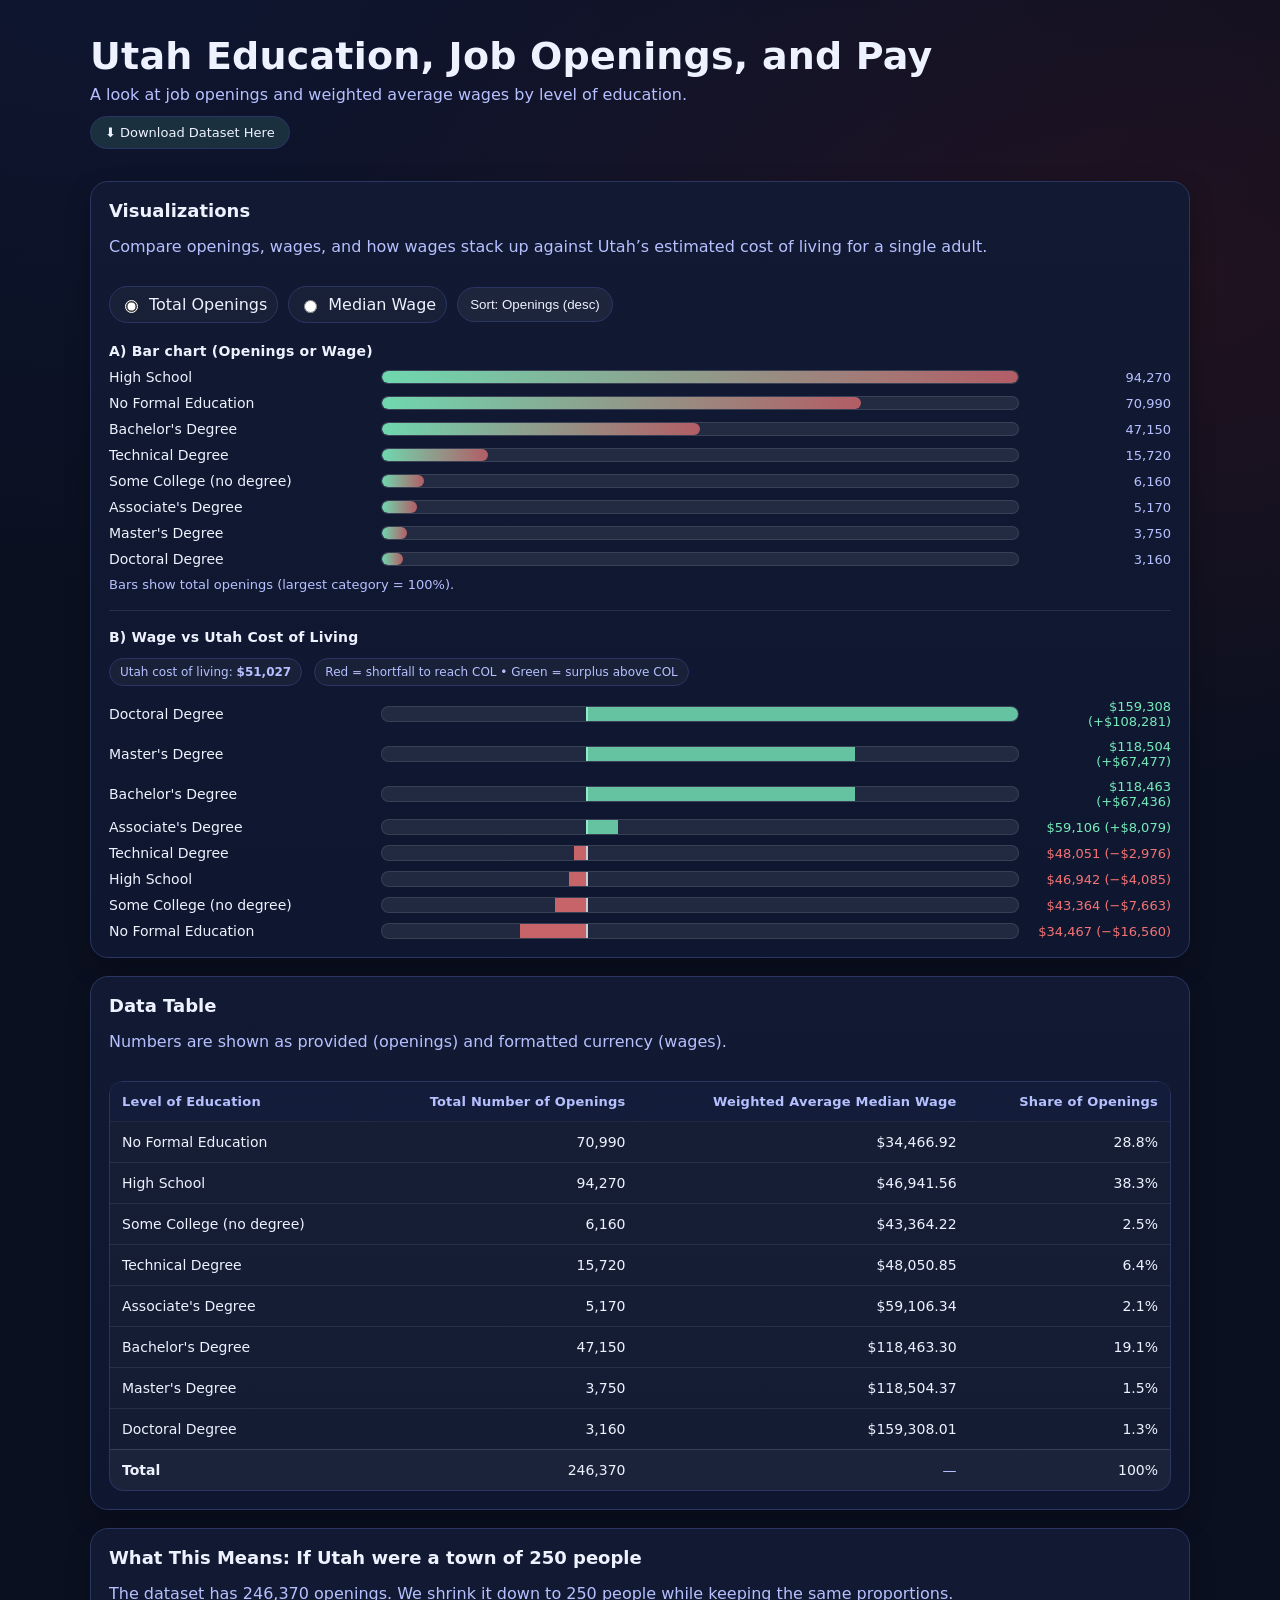
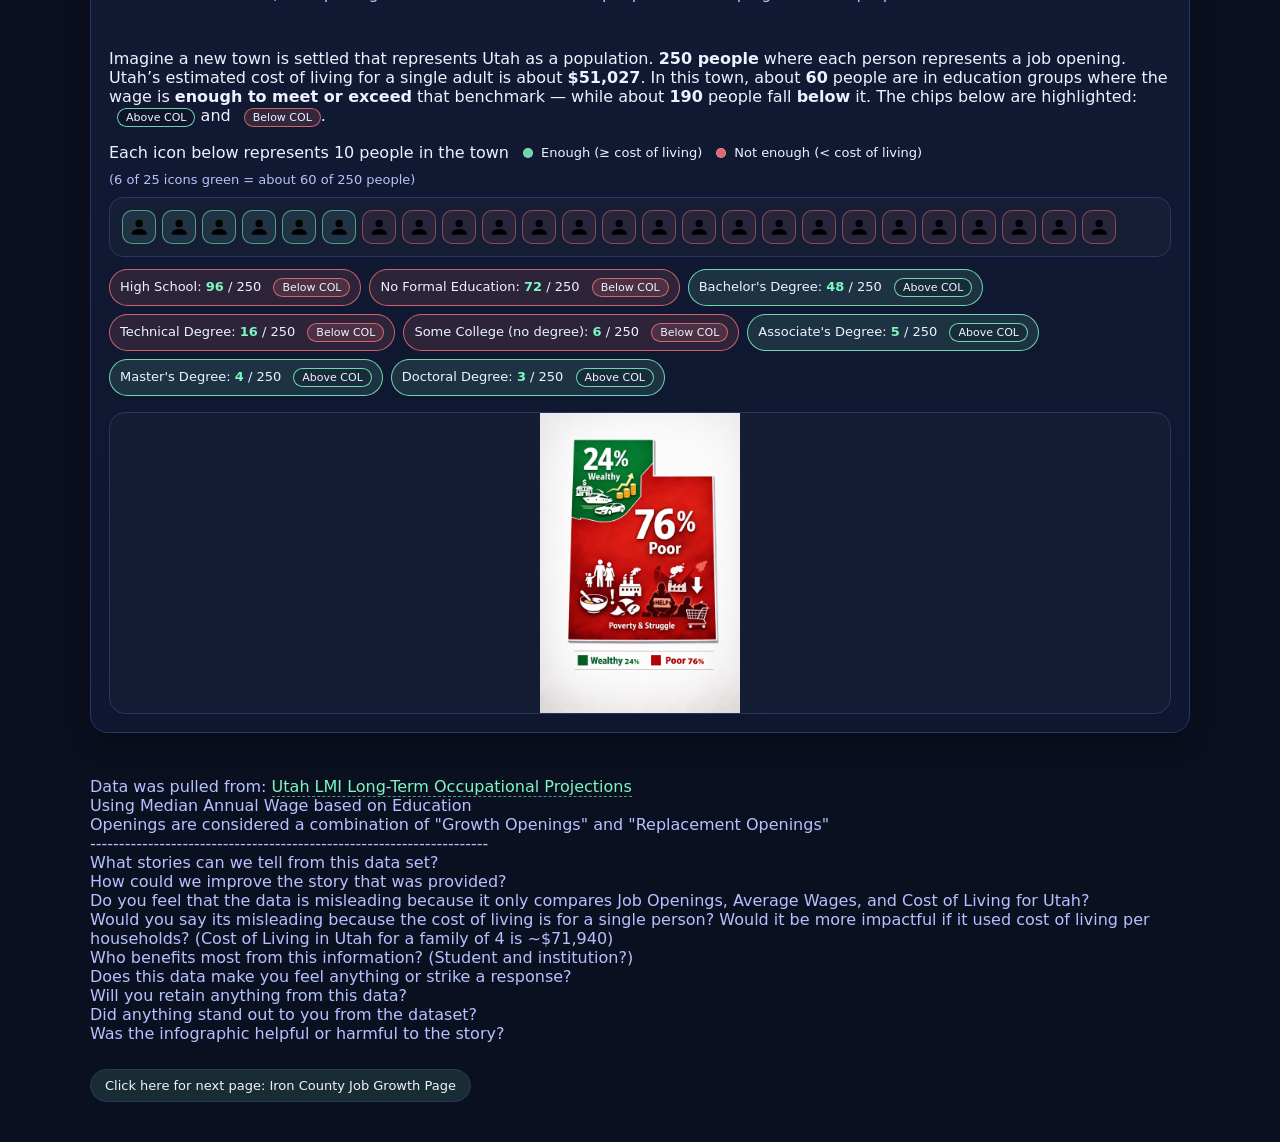
<file: index.html>
<!--index.html-->
<!doctype html>
<html lang="en">
<head>
  <meta charset="UTF-8" />
  <meta name="viewport" content="width=device-width, initial-scale=1.0"/>
  <title>Education, Openings, and Wages</title>
  <link rel="stylesheet" href="styles.css">
</head>
<body>
  <header class="wrap">
    <h1>Utah Education, Job Openings, and Pay</h1>
    <p class="sub">
      A look at job openings and weighted average wages by level of education.
    </p>

  <a href="Education Wage.csv" download class="download-pill">
    ⬇ Download Dataset Here
  </a>
</header>

<main class="wrap">
  <section class="card">
    <div class="card-head row">
      <div>
        <h2>Visualizations</h2>
        <p class="muted">
          Compare openings, wages, and how wages stack up against Utah’s estimated cost of living for a single adult.
        </p>
      </div>
      <div class="controls">
        <label class="seg">
          <input type="radio" name="metric" value="openings" checked>
          <span>Total Openings</span>
        </label>
        <label class="seg">
          <input type="radio" name="metric" value="wage">
          <span>Median Wage</span>
        </label>
        <button id="sortBtn" class="btn" type="button" title="Toggle sort">
          Sort: Openings (desc)
        </button>
      </div>
    </div>

    <div class="card-body">
      <h3 class="minihead">A) Bar chart (Openings or Wage)</h3>
      <div id="chart" class="chart" role="img" aria-label="Bar chart"></div>
      <p class="note" id="chartNote"></p>

      <hr class="sep">

      <h3 class="minihead">B) Wage vs Utah Cost of Living</h3>
      <p class="muted small" id="colNote"></p>
      <div id="wageColChart" class="chart" role="img" aria-label="Wage vs cost of living chart"></div>
    </div>
  </section>

  <section class="card">
    <div class="card-head">
      <h2>Data Table</h2>
      <p class="muted">Numbers are shown as provided (openings) and formatted currency (wages).</p>
    </div>
    <div class="card-body">
      <div class="table-wrap">
        <table id="dataTable">
          <thead>
            <tr>
              <th>Level of Education</th>
              <th class="num">Total Number of Openings</th>
              <th class="num">Weighted Average Median Wage</th>
              <th class="num">Share of Openings</th>
            </tr>
          </thead>
          <tbody></tbody>
          <tfoot>
            <tr>
              <td><strong>Total</strong></td>
              <td class="num" id="totalOpeningsFoot"></td>
              <td class="num muted">—</td>
              <td class="num" id="totalShareFoot">100%</td>
            </tr>
          </tfoot>
        </table>
      </div>
    </div>
  </section>

  <section class="card" id="storyCard">
    <div class="card-head">
      <h2>What This Means: If Utah were a town of 250 people</h2>
      <p class="muted">
        The dataset has <span id="totalOpenings"></span> openings. We shrink it down to 250 people while keeping the same proportions.
      </p>
    </div>
    <div class="card-body">
      <p id="storyText"></p>

      <div class="legend">
        <span>Each icon below represents 10 people in the town</span>
        <span class="legend-item"><span class="dot ok"></span> Enough (≥ cost of living)</span>
        <span class="legend-item"><span class="dot no"></span> Not enough (&lt; cost of living)</span>
        <span class="legend-item muted" id="iconSummary"></span>
      </div>

      <div id="peopleGrid" class="people-grid" aria-label="25 people icons: affordability snapshot"></div>

      <div id="storyChips" class="chips" aria-label="Town of 250 breakdown"></div>

      <div class="story-image">
        <img src="image.png" alt="Education and wage infographic">
      </div>
    </div>
  </section>

  <footer class="wrap footer">
    <p class="muted">
      Data was pulled from:
      <a href="https://public.tableau.com/app/profile/utah.lmi/viz/LongTermOccupationalProjections_2/QuickFacts" target="_blank" rel="noopener noreferrer">
        Utah LMI Long-Term Occupational Projections
      </a><br>
      Using Median Annual Wage based on Education<br>
      Openings are considered a combination of "Growth Openings" and "Replacement Openings"<br>
      ---------------------------------------------------------------------<br>
      What stories can we tell from this data set?<br>
      How could we improve the story that was provided?<br>
      Do you feel that the data is misleading because it only compares Job Openings, Average Wages, and Cost of Living for Utah?<br>
      Would you say its misleading because the cost of living is for a single person? Would it be more impactful if it used cost of living per households? (Cost of Living in Utah for a family of 4 is ~$71,940)<br>
      Who benefits most from this information? (Student and institution?)<br>
      Does this data make you feel anything or strike a response?<br>
      Will you retain anything from this data?<br>
      Did anything stand out to you from the dataset?<br>
      Was the infographic helpful or harmful to the story?
    </p>
  </footer>

  <a href="jobgrowth.html" class="download-pill">
  Click here for next page: Iron County Job Growth Page
</a>
</main>

  <script src="script.js"></script>
</body>
</html>
</file>
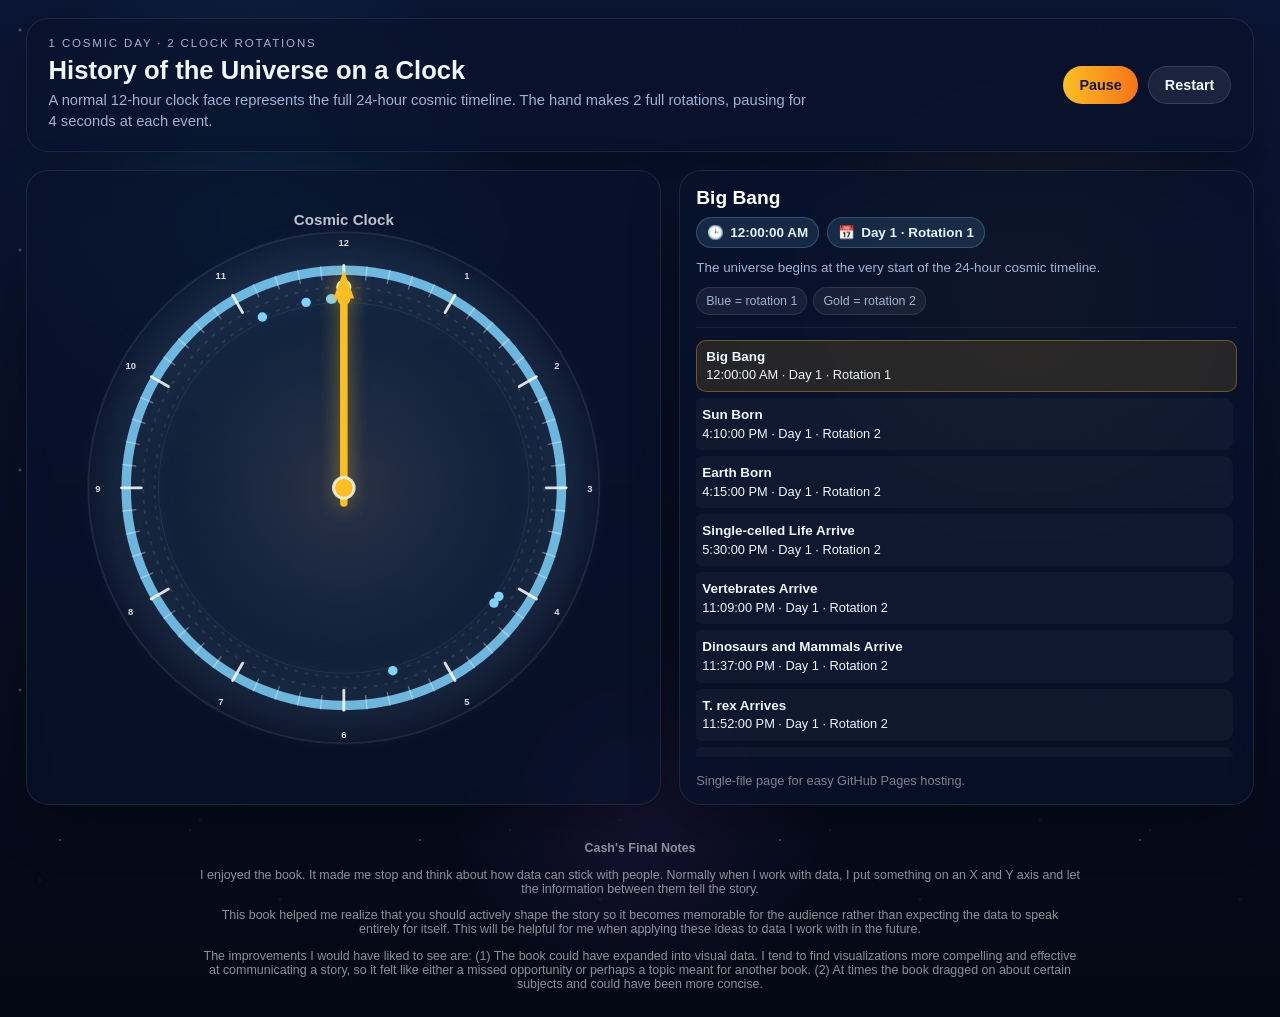
<file: cosmicclock.html>
<!DOCTYPE html>
<html lang="en">
<head>
  <meta charset="UTF-8" />
  <meta name="viewport" content="width=device-width, initial-scale=1.0" />
  <title>Cosmic Clock</title>
  <style>
    :root {
      --bg1: #040814;
      --bg2: #0b1636;
      --ring: #7dd3fc;
      --accent: #fbbf24;
      --accent-2: #f97316;
      --text: #eef6ff;
      --muted: #9fb4d0;
      --card: rgba(9, 18, 43, 0.74);
      --glow: rgba(125, 211, 252, 0.42);
      --lap1: rgba(96,165,250,0.78);
      --lap2: rgba(251,191,36,0.84);
    }

    * { box-sizing: border-box; }

    body {
      margin: 0;
      min-height: 100vh;
      font-family: Arial, Helvetica, sans-serif;
      color: var(--text);
      background:
        radial-gradient(circle at 20% 20%, rgba(56, 189, 248, 0.14), transparent 20%),
        radial-gradient(circle at 80% 30%, rgba(251, 191, 36, 0.10), transparent 20%),
        radial-gradient(circle at 50% 80%, rgba(168, 85, 247, 0.10), transparent 18%),
        linear-gradient(180deg, var(--bg2), var(--bg1));
      overflow-x: hidden;
    }

    .stars,
    .stars::before,
    .stars::after {
      position: fixed;
      inset: 0;
      content: "";
      background-repeat: repeat;
      pointer-events: none;
    }

    .stars {
      background-image:
        radial-gradient(2px 2px at 20px 30px, #ffffff, transparent),
        radial-gradient(1.5px 1.5px at 120px 80px, #dbeafe, transparent),
        radial-gradient(1.8px 1.8px at 240px 140px, #fde68a, transparent),
        radial-gradient(1.3px 1.3px at 340px 40px, #ffffff, transparent),
        radial-gradient(1.6px 1.6px at 60px 180px, #ffffff, transparent);
      background-size: 360px 220px;
      opacity: 0.45;
      animation: drift 80s linear infinite;
    }

    .stars::before {
      background-image:
        radial-gradient(1.5px 1.5px at 80px 40px, #ffffff, transparent),
        radial-gradient(1.2px 1.2px at 190px 110px, #bfdbfe, transparent),
        radial-gradient(1.8px 1.8px at 280px 180px, #fef3c7, transparent);
      background-size: 320px 240px;
      opacity: 0.38;
      animation: drift 120s linear reverse infinite;
    }

    .stars::after {
      background-image:
        radial-gradient(1.4px 1.4px at 40px 100px, #ffffff, transparent),
        radial-gradient(1.7px 1.7px at 200px 40px, #f0f9ff, transparent),
        radial-gradient(1.3px 1.3px at 310px 150px, #fde68a, transparent);
      background-size: 420px 260px;
      opacity: 0.22;
      animation: twinkle 6s ease-in-out infinite;
    }

    @keyframes drift {
      from { transform: translateY(0); }
      to { transform: translateY(-120px); }
    }

    @keyframes twinkle {
      0%, 100% { opacity: 0.18; }
      50% { opacity: 0.38; }
    }

    .page {
      width: min(96vw, 1320px);
      margin: 0 auto;
      padding: 18px 0 22px;
      position: relative;
      z-index: 1;
    }

    .panel {
      background: var(--card);
      border: 1px solid rgba(255,255,255,0.09);
      border-radius: 22px;
      box-shadow: 0 18px 50px rgba(0,0,0,0.32);
      backdrop-filter: blur(10px);
    }

    .topbar {
      display: grid;
      grid-template-columns: 1fr auto;
      gap: 20px;
      align-items: center;
      padding: 18px 22px;
      margin-bottom: 18px;
    }

    .eyebrow {
      font-size: 0.72rem;
      letter-spacing: 0.16em;
      text-transform: uppercase;
      color: var(--muted);
      margin-bottom: 8px;
    }

    h1 {
      margin: 0 0 6px;
      font-size: clamp(1.5rem, 2vw, 2.15rem);
      line-height: 1.05;
    }

    .subtitle {
      margin: 0;
      color: var(--muted);
      line-height: 1.45;
      font-size: 0.92rem;
      max-width: 760px;
    }

    .controls {
      display: flex;
      flex-wrap: wrap;
      justify-content: flex-end;
      gap: 10px;
    }

    button {
      border: 0;
      border-radius: 999px;
      padding: 10px 16px;
      font-size: 0.9rem;
      font-weight: 700;
      cursor: pointer;
      transition: transform 0.18s ease, background 0.18s ease;
    }

    button:hover {
      transform: translateY(-1px);
    }

    .primary-btn {
      background: linear-gradient(90deg, var(--accent), var(--accent-2));
      color: #111827;
    }

    .ghost-btn {
      background: rgba(255,255,255,0.08);
      color: var(--text);
      border: 1px solid rgba(255,255,255,0.12);
    }

    .content {
      display: grid;
      grid-template-columns: minmax(420px, 1.05fr) minmax(300px, 0.95fr);
      gap: 18px;
      align-items: start;
    }

    .clock-panel {
      padding: 14px;
      display: grid;
      place-items: center;
      min-height: 620px;
    }

    .info-panel {
      padding: 16px;
    }

    .event-name {
      font-size: clamp(1.15rem, 1.5vw, 1.45rem);
      font-weight: 700;
      margin: 0 0 8px;
      color: #ffffff;
    }

    .event-meta {
      display: flex;
      flex-wrap: wrap;
      gap: 8px;
      margin-bottom: 10px;
    }

    .pill {
      display: inline-flex;
      align-items: center;
      gap: 6px;
      width: fit-content;
      padding: 7px 10px;
      border-radius: 999px;
      background: rgba(125, 211, 252, 0.12);
      border: 1px solid rgba(125, 211, 252, 0.24);
      color: #dff5ff;
      font-weight: 600;
      font-size: 0.84rem;
    }

    .small {
      color: var(--muted);
      line-height: 1.45;
      font-size: 0.84rem;
    }

    .legend {
      display: flex;
      gap: 6px;
      flex-wrap: wrap;
      margin-top: 10px;
    }

    .legend-chip {
      padding: 6px 9px;
      border-radius: 999px;
      background: rgba(255,255,255,0.06);
      border: 1px solid rgba(255,255,255,0.1);
      color: var(--muted);
      font-size: 0.78rem;
    }

    .timeline {
      margin-top: 12px;
      padding-top: 12px;
      border-top: 1px solid rgba(255,255,255,0.08);
      display: grid;
      gap: 6px;
      max-height: 430px;
      overflow: auto;
    }

    .timeline-item {
      padding: 7px 9px;
      border-radius: 10px;
      background: rgba(255,255,255,0.03);
      border: 1px solid transparent;
      transition: 0.25s ease;
      font-size: 0.8rem;
      line-height: 1.3;
    }

    .timeline-item.active {
      background: rgba(251, 191, 36, 0.12);
      border-color: rgba(251, 191, 36, 0.32);
      transform: translateX(4px);
    }

    .timeline-item strong {
      display: block;
      margin-bottom: 2px;
      font-size: 0.84rem;
    }

    svg {
      width: min(100%, 760px);
      height: auto;
      display: block;
    }

    .clock-face {
      filter: drop-shadow(0 0 24px var(--glow));
    }

    .center-dot {
      fill: var(--accent);
      stroke: rgba(255,255,255,0.8);
      stroke-width: 3;
    }

    .hand {
      transform-origin: 320px 320px;
      transition: transform 1s linear;
    }

    .hand-shadow {
      filter: drop-shadow(0 0 10px rgba(251, 191, 36, 0.65));
    }

    .orbit-label {
      font-size: 16px;
      fill: rgba(255,255,255,0.74);
      font-weight: 700;
      text-anchor: middle;
    }

    .face-label {
      font-size: 10px;
      fill: rgba(255,255,255,0.84);
      font-weight: 700;
      text-anchor: middle;
    }

    .credit {
      margin-top: 16px;
      color: rgba(255,255,255,0.48);
      font-size: 0.8rem;
    }

    @media (max-width: 980px) {
      .topbar {
        grid-template-columns: 1fr;
      }

      .controls {
        justify-content: flex-start;
      }

      .content {
        grid-template-columns: 1fr;
      }

      .clock-panel {
        min-height: auto;
      }
    }
  </style>
</head>
<body>
  <div class="stars"></div>

  <main class="page">
    <section class="panel topbar">
      <div>
        <div class="eyebrow">1 cosmic day · 2 clock rotations</div>
        <h1>History of the Universe on a Clock</h1>
        <p class="subtitle">A normal 12-hour clock face represents the full 24-hour cosmic timeline. The hand makes 2 full rotations, pausing for 4 seconds at each event.</p>
      </div>

      <div class="controls">
        <button id="toggleBtn" class="primary-btn">Pause</button>
        <button id="restartBtn" class="ghost-btn">Restart</button>
      </div>
    </section>

    <section class="content">
      <section class="panel clock-panel">
        <svg viewBox="0 0 640 640" aria-label="Cosmic Clock">
          <defs>
            <radialGradient id="faceGlow" cx="50%" cy="50%" r="50%">
              <stop offset="0%" stop-color="rgba(255,255,255,0.14)" />
              <stop offset="70%" stop-color="rgba(125,211,252,0.08)" />
              <stop offset="100%" stop-color="rgba(255,255,255,0.02)" />
            </radialGradient>
          </defs>

          <circle cx="320" cy="320" r="270" fill="url(#faceGlow)" stroke="rgba(255,255,255,0.08)" stroke-width="2"></circle>
          <circle class="clock-face" cx="320" cy="320" r="230" fill="none" stroke="rgba(125,211,252,0.85)" stroke-width="10"></circle>
          <circle cx="320" cy="320" r="196" fill="none" stroke="rgba(255,255,255,0.08)" stroke-width="1"></circle>

          <g id="ticks"></g>
          <g id="labels"></g>

          <circle cx="320" cy="320" r="212" fill="none" stroke="rgba(255,255,255,0.10)" stroke-width="2" stroke-dasharray="4 7"></circle>
          <circle cx="320" cy="320" r="200" fill="none" stroke="rgba(255,255,255,0.08)" stroke-width="2" stroke-dasharray="4 7"></circle>

          <circle id="progressRing1" cx="320" cy="320" r="212" fill="none" stroke="var(--lap1)" stroke-width="4" stroke-linecap="round" transform="rotate(-90 320 320)" stroke-dasharray="1332" stroke-dashoffset="1332"></circle>
          <circle id="progressRing2" cx="320" cy="320" r="200" fill="none" stroke="var(--lap2)" stroke-width="4" stroke-linecap="round" transform="rotate(-90 320 320)" stroke-dasharray="1257" stroke-dashoffset="1257"></circle>

          <g id="eventMarkers"></g>

          <g class="hand hand-shadow" id="handGroup">
            <line x1="320" y1="336" x2="320" y2="108" stroke="#fbbf24" stroke-width="8" stroke-linecap="round"></line>
            <polygon points="320,90 309,120 331,120" fill="#fbbf24"></polygon>
          </g>

          <circle class="center-dot" cx="320" cy="320" r="11"></circle>
          <text x="320" y="42" class="orbit-label">Cosmic Clock</text>
        </svg>
      </section>

      <section class="panel info-panel">
        <h2 class="event-name" id="eventName">Loading…</h2>

        <div class="event-meta">
          <div class="pill">🕒 <span id="eventTime">12:00:00 AM</span></div>
          <div class="pill">📅 <span id="eventDay">Day 1</span></div>
        </div>

        <div class="small" id="eventDescription">
          The clock begins with the Big Bang and travels through each cosmic milestone in sequence.
        </div>

        <div class="legend">
          <div class="legend-chip">Blue = rotation 1</div>
          <div class="legend-chip">Gold = rotation 2</div>
        </div>

        <div class="timeline" id="timeline"></div>

        <div class="credit">Single-file page for easy GitHub Pages hosting.</div>
      </section>
    </section>
  </main>

<footer style="width:100%; text-align:center; padding:14px 10px; font-size:0.78rem; color:rgba(255,255,255,0.55); max-width:900px; margin:auto;">
  <strong>Cash's Final Notes</strong>
  <p>
    I enjoyed the book. It made me stop and think about how data can stick with people.
    Normally when I work with data, I put something on an X and Y axis and let the
    information between them tell the story.
  </p>
  <p>
    This book helped me realize that you should actively shape the story so it becomes
    memorable for the audience rather than expecting the data to speak entirely for itself.
    This will be helpful for me when applying these ideas to data I work with in the future.
  </p>
  <p>
    The improvements I would have liked to see are: (1) The book could have expanded into
    visual data. I tend to find visualizations more compelling and effective at communicating
    a story, so it felt like either a missed opportunity or perhaps a topic meant for another book.
    (2) At times the book dragged on about certain subjects and could have been more concise.
  </p>
</footer>

  <script>
    const events = [
      { name: "Big Bang", time: "12:00:00 AM", day: 1 },
      { name: "Sun Born", time: "4:10:00 PM", day: 1 },
      { name: "Earth Born", time: "4:15:00 PM", day: 1 },
      { name: "Single-celled Life Arrive", time: "5:30:00 PM", day: 1 },
      { name: "Vertebrates Arrive", time: "11:09:00 PM", day: 1 },
      { name: "Dinosaurs and Mammals Arrive", time: "11:37:00 PM", day: 1 },
      { name: "T. rex Arrives", time: "11:52:00 PM", day: 1 },
      { name: "Astroid Hits", time: "11:53:00 PM", day: 1 },
      { name: "Entire Human History Starts after", time: "11:59:59 PM", day: 1 },
      { name: "Current Time", time: "12:00:00 AM", day: 2 }
    ];

    const HOLD_MS = 4000;
    const TRANSITION_MS = 2200;
    const TOTAL_SECONDS = 24 * 60 * 60;
    const LAP_DEGREES = 360;
    const TOTAL_DEGREES = 720;
    const ringData = [
      { id: 'progressRing1', radius: 212, circumference: 1332 },
      { id: 'progressRing2', radius: 200, circumference: 1257 }
    ];

    const eventNameEl = document.getElementById('eventName');
    const eventTimeEl = document.getElementById('eventTime');
    const eventDayEl = document.getElementById('eventDay');
    const eventDescriptionEl = document.getElementById('eventDescription');
    const handGroup = document.getElementById('handGroup');
    const timeline = document.getElementById('timeline');
    const ticksGroup = document.getElementById('ticks');
    const labelsGroup = document.getElementById('labels');
    const eventMarkersGroup = document.getElementById('eventMarkers');
    const toggleBtn = document.getElementById('toggleBtn');
    const restartBtn = document.getElementById('restartBtn');
    const progressRings = ringData.map(ring => ({ ...ring, el: document.getElementById(ring.id) }));

    const descriptions = {
      "Big Bang": "The universe begins at the very start of the 24-hour cosmic timeline.",
      "Sun Born": "Our Sun appears during the second half of the cosmic day.",
      "Earth Born": "Earth forms shortly after the Sun on the same day.",
      "Single-celled Life Arrive": "Early life appears and dominates most of the remaining timeline.",
      "Vertebrates Arrive": "Vertebrates arrive very late in the cosmic sequence.",
      "Dinosaurs and Mammals Arrive": "Dinosaurs and mammals appear close to the end of the day.",
      "T. rex Arrives": "T. rex appears in the closing moments of cosmic history.",
      "Astroid Hits": "A major asteroid impact follows shortly after T. rex appears.",
      "Entire Human History Starts after": "Recorded human history is only a tiny sliver at the very end.",
      "Current Time": "The clock reaches the present moment, then pauses before restarting."
    };

    function toSeconds(timeString) {
      const [time, modifier] = timeString.split(' ');
      let [hours, minutes, seconds] = time.split(':').map(Number);
      if (modifier === 'AM' && hours === 12) hours = 0;
      if (modifier === 'PM' && hours !== 12) hours += 12;
      return hours * 3600 + minutes * 60 + seconds;
    }

    const mappedEvents = events.map((event, index) => {
      const dayOffset = (event.day - 1) * 86400;
      return {
        ...event,
        index,
        absoluteSeconds: dayOffset + toSeconds(event.time)
      };
    });

    let currentIndex = 0;
    let isPlaying = true;
    let runToken = 0;

    function sleep(ms) {
      return new Promise(resolve => setTimeout(resolve, ms));
    }

    function waitWhilePaused() {
      return new Promise(resolve => {
        const check = () => {
          if (isPlaying) resolve();
          else requestAnimationFrame(check);
        };
        check();
      });
    }

    async function controlledWait(ms, token) {
      let remaining = ms;
      const step = 80;
      while (remaining > 0) {
        if (token !== runToken) return false;
        if (!isPlaying) await waitWhilePaused();
        const slice = Math.min(step, remaining);
        await sleep(slice);
        remaining -= slice;
      }
      return token === runToken;
    }

    function formatDay(day) {
      return `Day ${day}`;
    }

    function secondsToDegrees(absoluteSeconds) {
      return (absoluteSeconds / TOTAL_SECONDS) * TOTAL_DEGREES;
    }

    function handRotation(totalDegrees) {
      return `rotate(${totalDegrees}deg)`;
    }

    function rotationNumber(totalDegrees) {
      return Math.min(2, Math.floor(totalDegrees / LAP_DEGREES) + 1);
    }

    function setRingProgress(ring, turnsCompleted) {
      const clamped = Math.max(0, Math.min(1, turnsCompleted));
      ring.el.style.strokeDashoffset = ring.circumference * (1 - clamped);
    }

    function updateProgressRings(totalDegrees) {
      const turns = totalDegrees / LAP_DEGREES;
      setRingProgress(progressRings[0], turns);
      setRingProgress(progressRings[1], turns - 1);
    }

    function createTicks() {
      const cx = 320;
      const cy = 320;
      for (let i = 0; i < 60; i++) {
        const angle = (i / 60) * Math.PI * 2 - Math.PI / 2;
        const isMajor = i % 5 === 0;
        const r1 = isMajor ? 214 : 221;
        const r2 = 235;
        const x1 = cx + Math.cos(angle) * r1;
        const y1 = cy + Math.sin(angle) * r1;
        const x2 = cx + Math.cos(angle) * r2;
        const y2 = cy + Math.sin(angle) * r2;
        const line = document.createElementNS('http://www.w3.org/2000/svg', 'line');
        line.setAttribute('x1', x1);
        line.setAttribute('y1', y1);
        line.setAttribute('x2', x2);
        line.setAttribute('y2', y2);
        line.setAttribute('stroke', isMajor ? 'rgba(255,255,255,0.85)' : 'rgba(255,255,255,0.35)');
        line.setAttribute('stroke-width', isMajor ? '3' : '1.5');
        line.setAttribute('stroke-linecap', 'round');
        ticksGroup.appendChild(line);
      }
    }

    function createHourLabels() {
      const cx = 320;
      const cy = 320;
      const labels = [
        { text: '12', hour: 0 },
        { text: '1', hour: 1 },
        { text: '2', hour: 2 },
        { text: '3', hour: 3 },
        { text: '4', hour: 4 },
        { text: '5', hour: 5 },
        { text: '6', hour: 6 },
        { text: '7', hour: 7 },
        { text: '8', hour: 8 },
        { text: '9', hour: 9 },
        { text: '10', hour: 10 },
        { text: '11', hour: 11 }
      ];

      labels.forEach(label => {
        const angle = (label.hour / 12) * Math.PI * 2 - Math.PI / 2;
        const r = 260;
        const x = cx + Math.cos(angle) * r;
        const y = cy + Math.sin(angle) * r + 4;
        const text = document.createElementNS('http://www.w3.org/2000/svg', 'text');
        text.setAttribute('x', x);
        text.setAttribute('y', y);
        text.setAttribute('class', 'face-label');
        text.textContent = label.text;
        labelsGroup.appendChild(text);
      });
    }

    function createEventMarkers() {
      const cx = 320;
      const cy = 320;

      mappedEvents.forEach((event, idx) => {
        const totalDegrees = secondsToDegrees(event.absoluteSeconds);
        const ringIndex = Math.min(progressRings.length - 1, Math.floor(totalDegrees / LAP_DEGREES));
        const ring = progressRings[ringIndex];
        const angle = ((totalDegrees % 360 + 360) % 360) / 360 * Math.PI * 2 - Math.PI / 2;
        const radius = ring.radius;
        const x = cx + Math.cos(angle) * radius;
        const y = cy + Math.sin(angle) * radius;

        const dot = document.createElementNS('http://www.w3.org/2000/svg', 'circle');
        dot.setAttribute('cx', x);
        dot.setAttribute('cy', y);
        dot.setAttribute('r', event.name === 'Big Bang' || event.name === 'Current Time' ? '7' : '5');
        dot.setAttribute('fill', event.name === 'Current Time' ? '#fbbf24' : '#7dd3fc');
        dot.setAttribute('opacity', '1');
        dot.setAttribute('data-index', idx);
        dot.style.pointerEvents = 'none';
        eventMarkersGroup.appendChild(dot);
      });
    }

    function renderTimeline() {
      timeline.innerHTML = mappedEvents.map((event, index) => {
        const rotation = rotationNumber(secondsToDegrees(event.absoluteSeconds));
        return `
          <div class="timeline-item ${index === 0 ? 'active' : ''}" data-index="${index}">
            <strong>${event.name}</strong>
            <span>${event.time} · Day ${event.day} · Rotation ${rotation}</span>
          </div>
        `;
      }).join('');
    }

    function setActiveEvent(index) {
      currentIndex = index;
      const event = mappedEvents[index];
      const totalDegrees = secondsToDegrees(event.absoluteSeconds);
      const rotation = rotationNumber(totalDegrees);

      handGroup.style.transform = handRotation(totalDegrees);
      updateProgressRings(totalDegrees);

      eventNameEl.textContent = event.name;
      eventTimeEl.textContent = event.time;
      eventDayEl.textContent = `${formatDay(event.day)} · Rotation ${rotation}`;
      eventDescriptionEl.textContent = descriptions[event.name] || 'A major milestone on the cosmic clock.';

      document.querySelectorAll('.timeline-item').forEach((item, itemIndex) => {
        item.classList.toggle('active', itemIndex === index);
      });

      document.querySelectorAll('#eventMarkers circle').forEach((dot, dotIndex) => {
        dot.setAttribute('stroke', dotIndex === index ? 'white' : 'none');
        dot.setAttribute('stroke-width', dotIndex === index ? '2' : '0');
      });

      const activeItem = document.querySelector(`.timeline-item[data-index="${index}"]`);
      if (activeItem) activeItem.scrollIntoView({ block: 'nearest', behavior: 'smooth' });
    }

    function moveHandTo(index, durationMs) {
      const event = mappedEvents[index];
      handGroup.style.transitionDuration = `${durationMs}ms`;
      handGroup.style.transform = handRotation(secondsToDegrees(event.absoluteSeconds));
    }

    function setButtonState() {
      toggleBtn.textContent = isPlaying ? 'Pause' : 'Resume';
    }

    async function playSequence(token) {
      setActiveEvent(currentIndex);

      while (token === runToken) {
        if (!isPlaying) {
          await waitWhilePaused();
          if (token !== runToken) return;
        }

        const nextIndex = currentIndex === mappedEvents.length - 1 ? 0 : currentIndex + 1;
        moveHandTo(nextIndex, TRANSITION_MS);
        const moved = await controlledWait(TRANSITION_MS, token);
        if (!moved) return;

        setActiveEvent(nextIndex);

        const held = await controlledWait(HOLD_MS, token);
        if (!held) return;
      }
    }

    function restartSequence() {
      runToken += 1;
      currentIndex = 0;
      handGroup.style.transitionDuration = '0ms';
      setActiveEvent(0);
      requestAnimationFrame(() => {
        requestAnimationFrame(() => {
          handGroup.style.transitionDuration = `${TRANSITION_MS}ms`;
          if (isPlaying) startWithInitialPause();
        });
      });
    }

    toggleBtn.addEventListener('click', () => {
      isPlaying = !isPlaying;
      setButtonState();
    });

    restartBtn.addEventListener('click', () => {
      isPlaying = true;
      setButtonState();
      restartSequence();
    });

    createTicks();
    createHourLabels();
    createEventMarkers();
    renderTimeline();
    setActiveEvent(0);
    setButtonState();

    handGroup.style.transitionDuration = `${TRANSITION_MS}ms`;

    async function startWithInitialPause() {
      const held = await controlledWait(HOLD_MS, runToken);
      if (held && isPlaying) playSequence(runToken);
    }

    startWithInitialPause();
  </script>
</body>
</html>
</file>
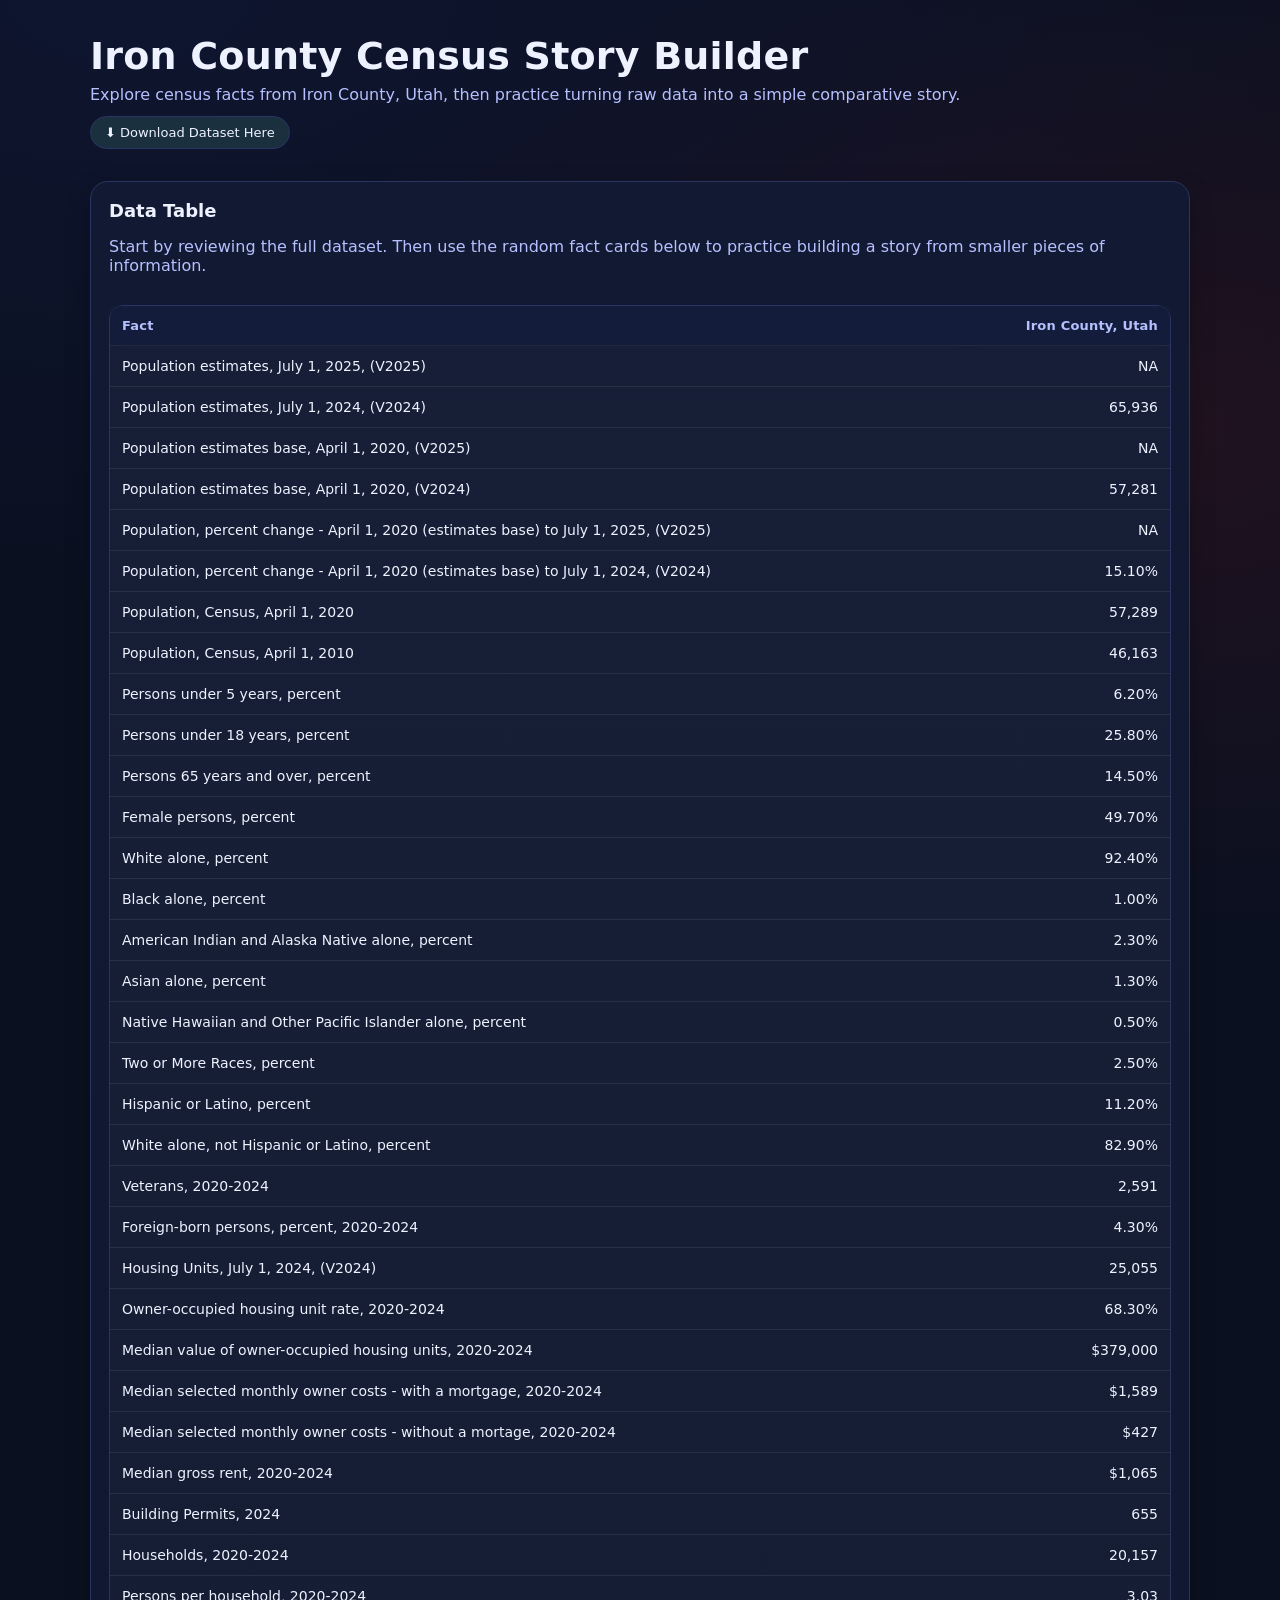
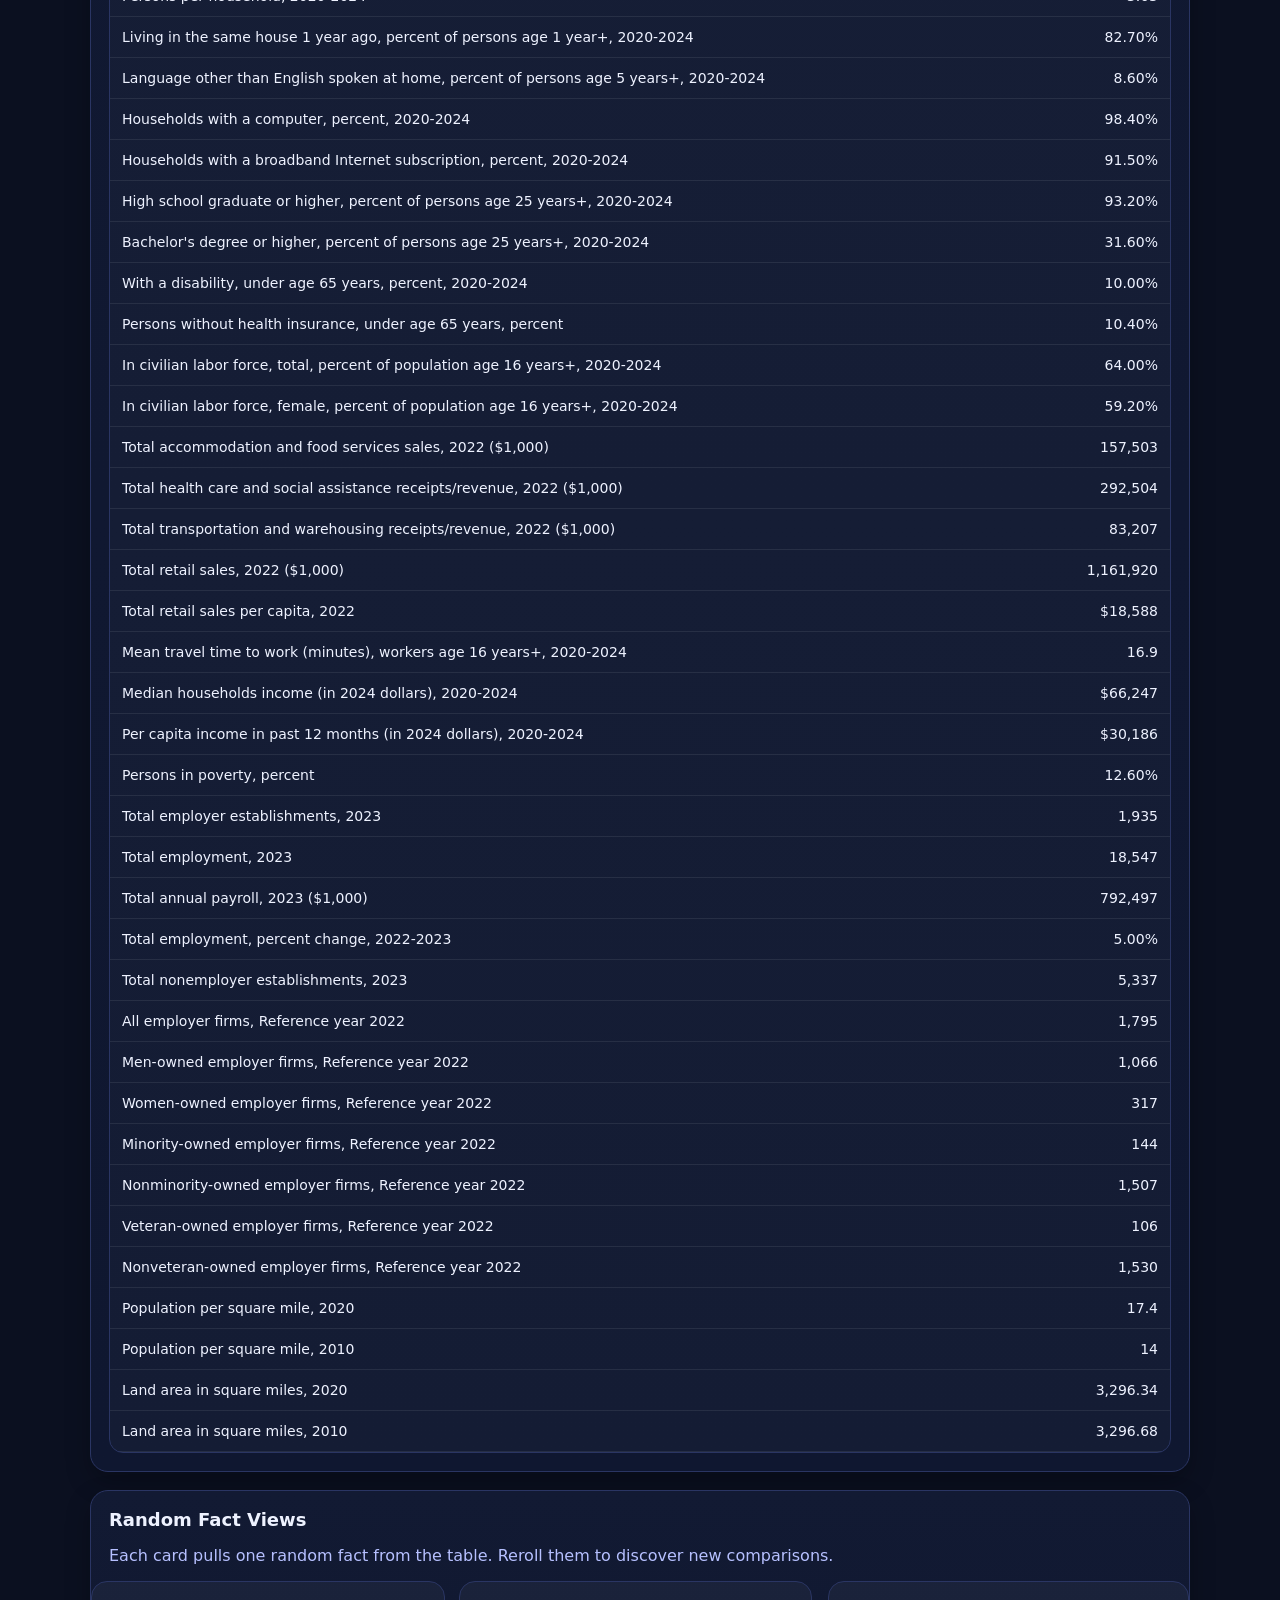
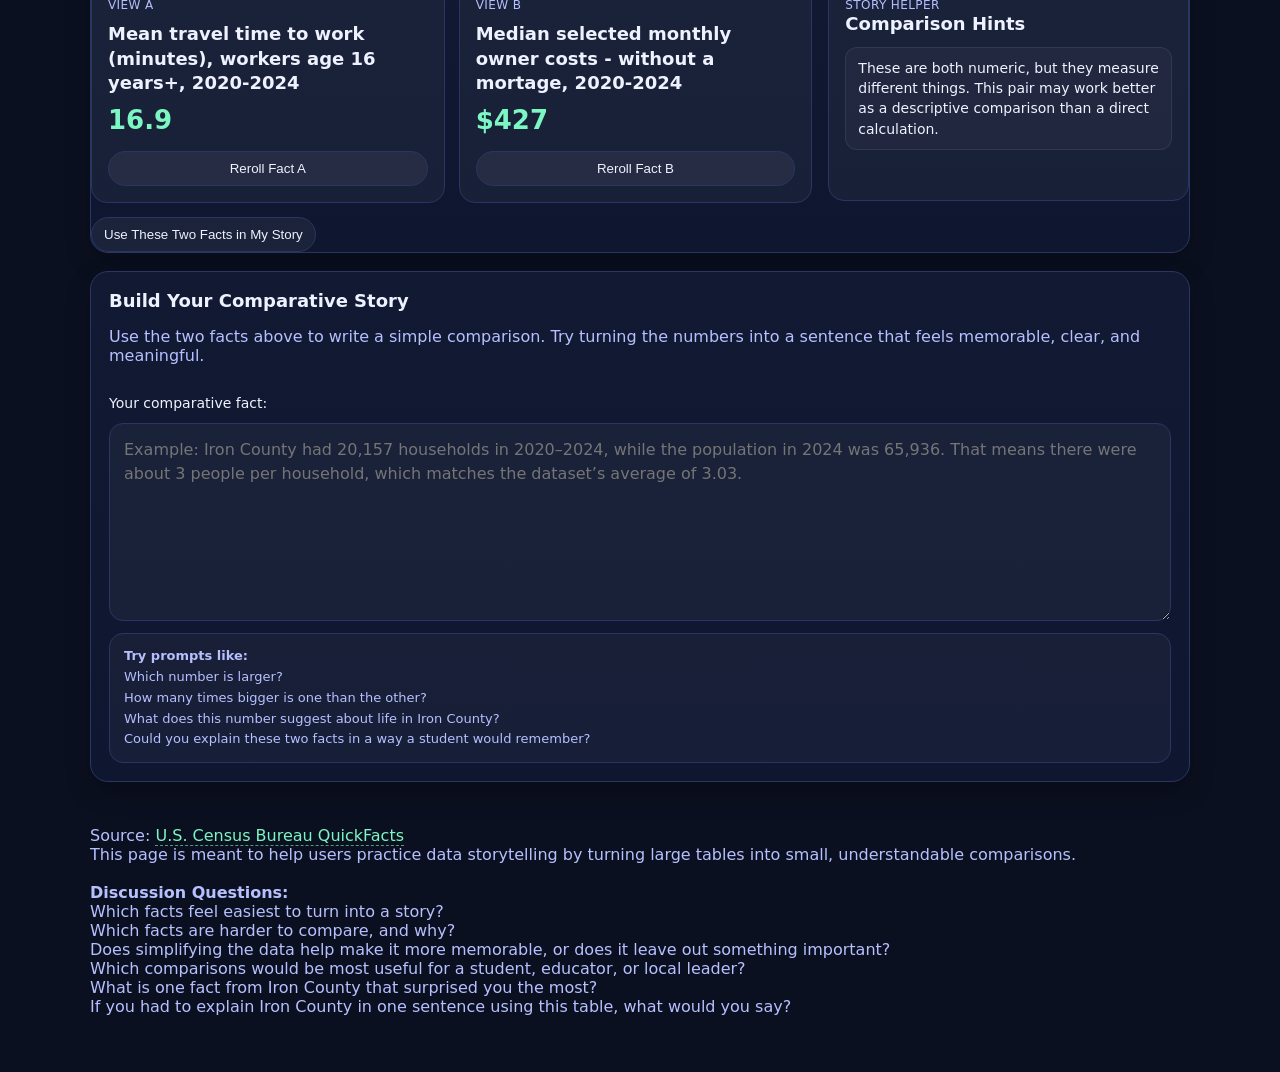
<file: ironcountycensus.html>
<!doctype html>
<html lang="en">
<head>
  <meta charset="UTF-8" />
  <meta name="viewport" content="width=device-width, initial-scale=1.0"/>
  <title>Iron County Census Story Builder</title>
  <link rel="stylesheet" href="styles.css">
</head>
<body>
  <header class="wrap">
    <h1>Iron County Census Story Builder</h1>
    <p class="sub">
      Explore census facts from Iron County, Utah, then practice turning raw data into a simple comparative story.
    </p>

    <a href="ironcountycensus.csv" download class="download-pill">
      ⬇ Download Dataset Here
    </a>
  </header>

  <main class="wrap">
    <section class="card">
      <div class="card-head">
        <h2>Data Table</h2>
        <p class="muted">
          Start by reviewing the full dataset. Then use the random fact cards below to practice building a story from smaller pieces of information.
        </p>
      </div>
      <div class="card-body">
        <div class="table-wrap">
          <table id="censusTable">
            <thead>
              <tr>
                <th>Fact</th>
                <th class="num">Iron County, Utah</th>
              </tr>
            </thead>
            <tbody></tbody>
          </table>
        </div>
      </div>
    </section>

    <section class="card">
      <div class="card-head row">
        <div>
          <h2>Random Fact Views</h2>
          <p class="muted">
            Each card pulls one random fact from the table. Reroll them to discover new comparisons.
          </p>
        </div>
      </div>

      <div class="fact-layout">
  <div class="fact-main">
    <div class="fact-grid">
      <div class="fact-card">
        <p class="mini-label">View A</p>
        <h3 id="factATitle" class="fact-title"></h3>
        <p id="factAValue" class="fact-value"></p>
        <button id="rerollA" class="btn" type="button">Reroll Fact A</button>
      </div>

      <div class="fact-card">
        <p class="mini-label">View B</p>
        <h3 id="factBTitle" class="fact-title"></h3>
        <p id="factBValue" class="fact-value"></p>
        <button id="rerollB" class="btn" type="button">Reroll Fact B</button>
      </div>
    </div>

    <div style="margin-top:14px;">
      <button id="copyPromptBtn" class="btn" type="button">
        Use These Two Facts in My Story
      </button>
    </div>
  </div>

  <aside class="helper-card">
    <p class="mini-label">Story Helper</p>
    <h3 class="fact-title">Comparison Hints</h3>
    <div id="helperContent" class="helper-content"></div>
  </aside>
</div>
</div>
      </div>
    </section>

    <section class="card">
      <div class="card-head">
        <h2>Build Your Comparative Story</h2>
        <p class="muted">
          Use the two facts above to write a simple comparison. Try turning the numbers into a sentence that feels memorable, clear, and meaningful.
        </p>
      </div>
      <div class="card-body">
        <div class="story-builder">
          <label for="comparisonBox" class="story-label">Your comparative fact:</label>
          <textarea
            id="comparisonBox"
            class="story-textarea"
            rows="7"
            placeholder="Example: Iron County had 20,157 households in 2020–2024, while the population in 2024 was 65,936. That means there were about 3 people per household, which matches the dataset’s average of 3.03."
          ></textarea>

          <div class="prompt-box">
            <strong>Try prompts like:</strong><br>
            Which number is larger?<br>
            How many times bigger is one than the other?<br>
            What does this number suggest about life in Iron County?<br>
            Could you explain these two facts in a way a student would remember?
          </div>
        </div>
      </div>
    </section>

    <footer class="wrap footer">
      <p class="muted">
        Source:
        <a href="https://www.census.gov/quickfacts/fact/table/ironcountyutah/PST045224" target="_blank" rel="noopener noreferrer">
          U.S. Census Bureau QuickFacts
        </a><br>
        This page is meant to help users practice data storytelling by turning large tables into small, understandable comparisons.<br><br>

        <strong>Discussion Questions:</strong><br>
        Which facts feel easiest to turn into a story?<br>
        Which facts are harder to compare, and why?<br>
        Does simplifying the data help make it more memorable, or does it leave out something important?<br>
        Which comparisons would be most useful for a student, educator, or local leader?<br>
        What is one fact from Iron County that surprised you the most?<br>
        If you had to explain Iron County in one sentence using this table, what would you say?
      </p>
    </footer>
  </main>

  <script src="ironcountycensus.js"></script>
</body>
</html>
</file>
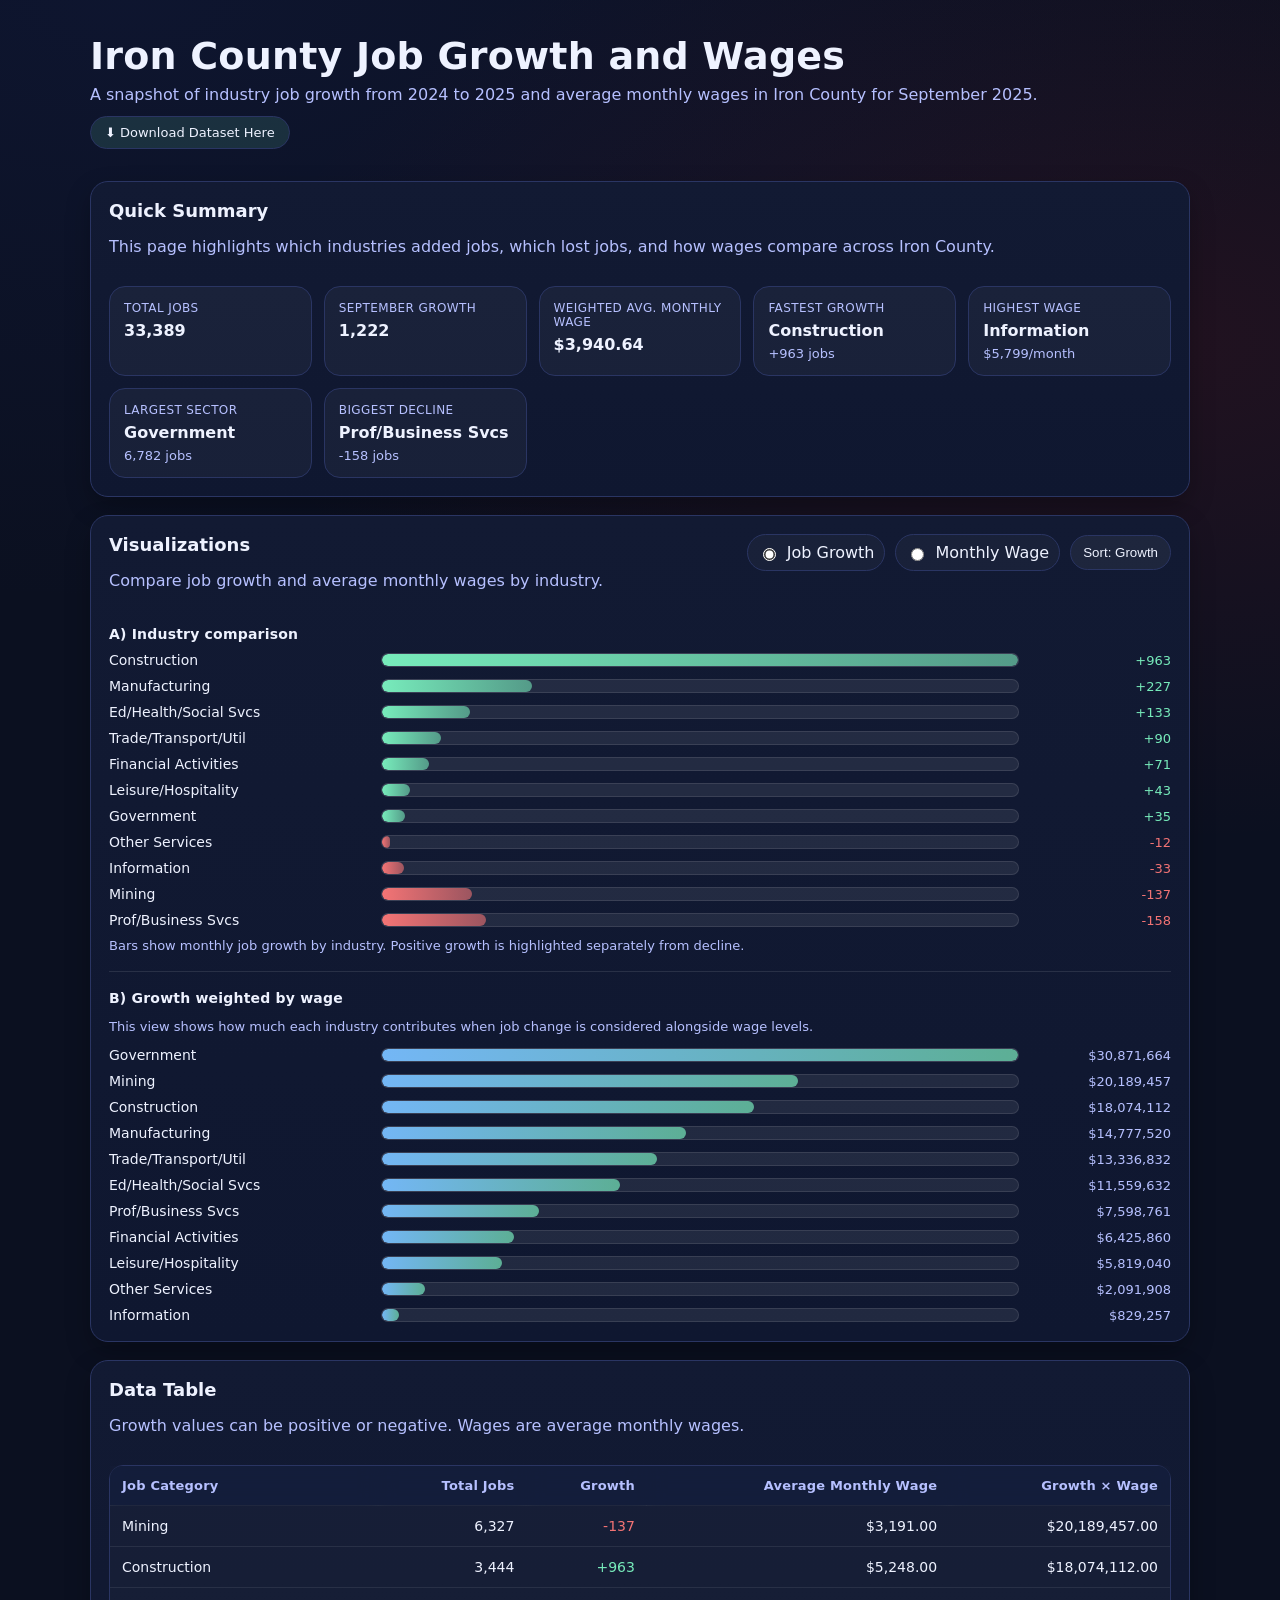
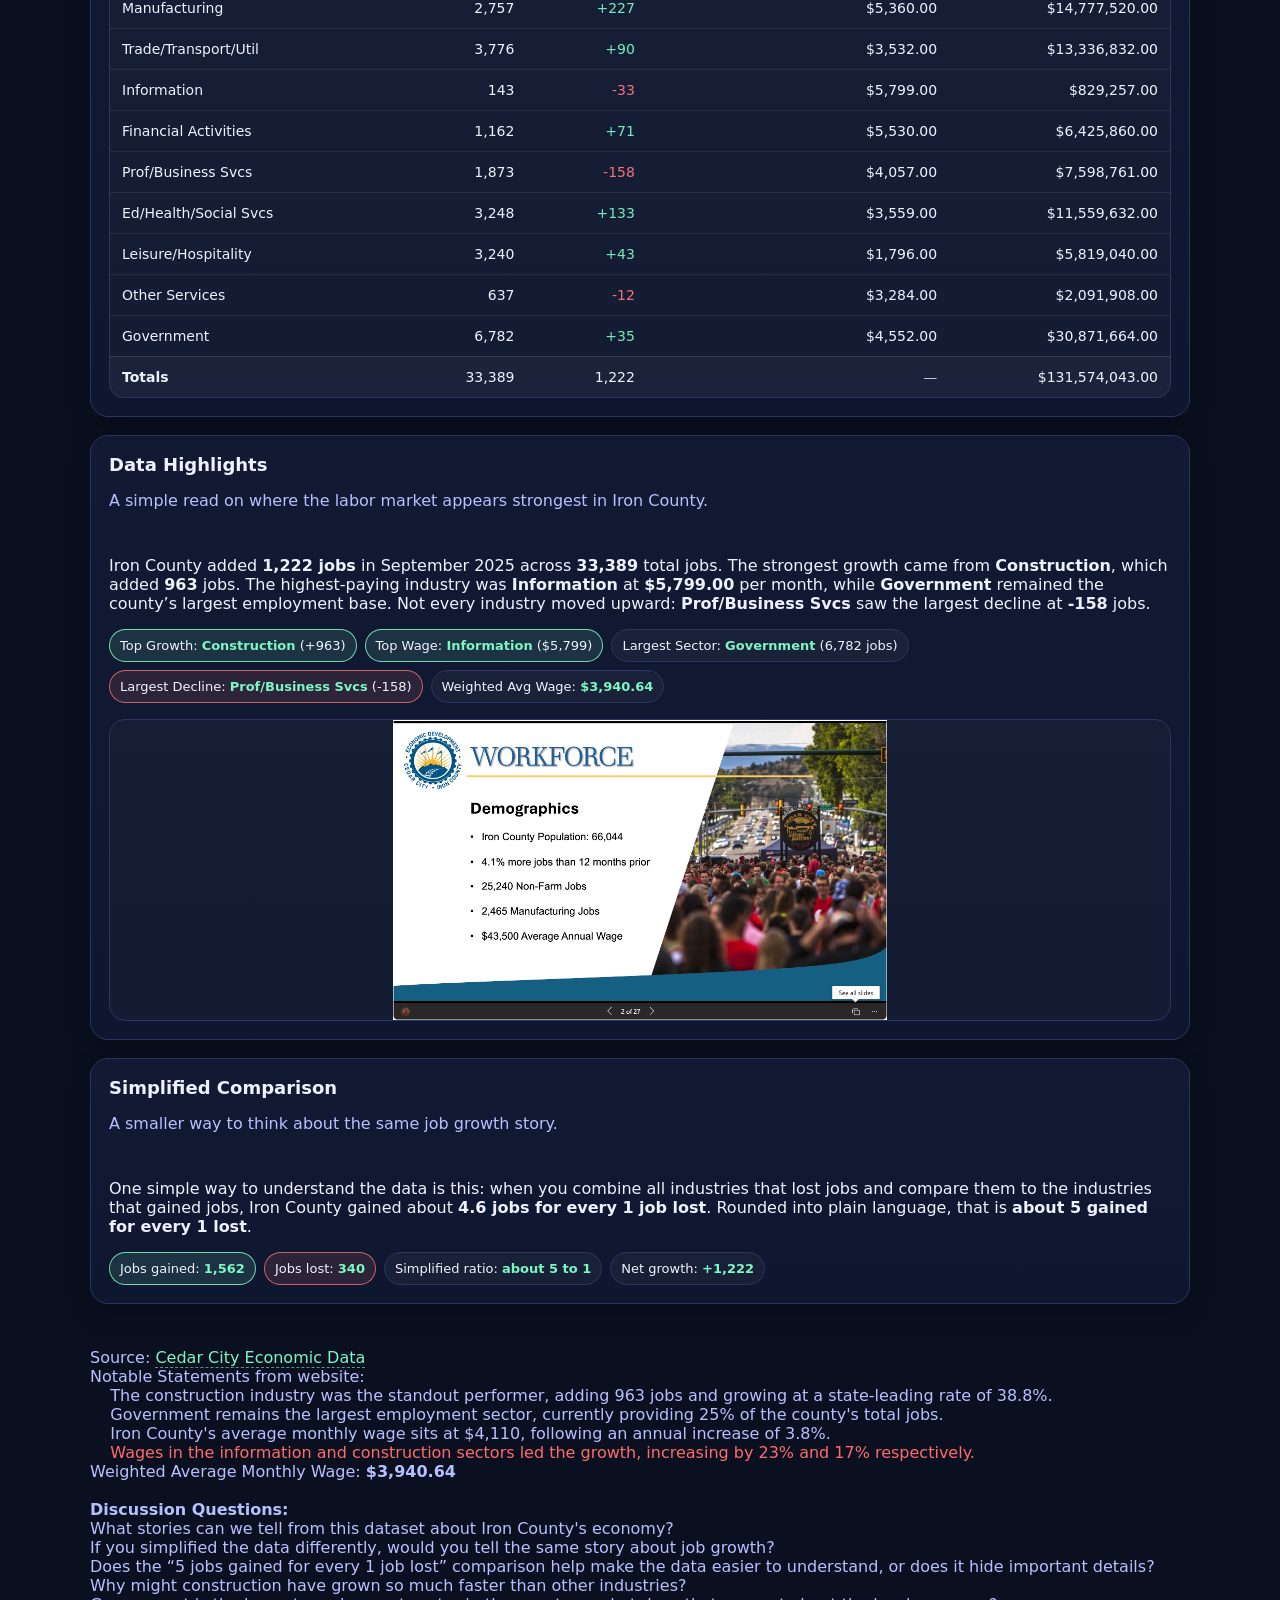
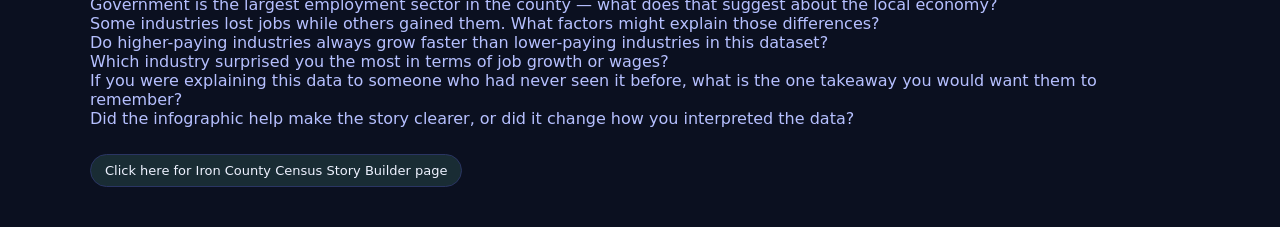
<file: jobgrowth.html>
<!--jobgrowth.html-->
<!doctype html>
<html lang="en">
<head>
  <meta charset="UTF-8" />
  <meta name="viewport" content="width=device-width, initial-scale=1.0"/>
  <title>Iron County Job Growth and Wages - September 2025</title>
  <link rel="stylesheet" href="styles.css">
</head>
<body>
  <header class="wrap">
    <h1>Iron County Job Growth and Wages</h1>
    <p class="sub">
      A snapshot of industry job growth from 2024 to 2025 and average monthly wages in Iron County for September 2025.
    </p>

    <a href="jobgrowth.csv" download class="download-pill">
      ⬇ Download Dataset Here
    </a>
  </header>

  <main class="wrap">
    <section class="card">
      <div class="card-head row">
        <div>
          <h2>Quick Summary</h2>
          <p class="muted">
            This page highlights which industries added jobs, which lost jobs, and how wages compare across Iron County.
          </p>
        </div>
      </div>
      <div class="card-body">
        <div class="summary-grid" id="summaryGrid"></div>
      </div>
    </section>

    <section class="card">
      <div class="card-head row">
        <div>
          <h2>Visualizations</h2>
          <p class="muted">
            Compare job growth and average monthly wages by industry.
          </p>
        </div>
        <div class="controls">
          <label class="seg">
            <input type="radio" name="metric" value="growth" checked>
            <span>Job Growth</span>
          </label>
          <label class="seg">
            <input type="radio" name="metric" value="wage">
            <span>Monthly Wage</span>
          </label>
          <button id="sortBtn" class="btn" type="button">
            Sort: Growth
          </button>
        </div>
      </div>

      <div class="card-body">
        <h3 class="minihead">A) Industry comparison</h3>
        <div id="chart" class="chart" role="img" aria-label="Job growth or wage chart"></div>
        <p class="note" id="chartNote"></p>

        <hr class="sep">

        <h3 class="minihead">B) Growth weighted by wage</h3>
        <p class="muted small">
          This view shows how much each industry contributes when job change is considered alongside wage levels.
        </p>
        <div id="impactChart" class="chart" role="img" aria-label="Growth times wage chart"></div>
      </div>
    </section>

    <section class="card">
      <div class="card-head">
        <h2>Data Table</h2>
        <p class="muted">
          Growth values can be positive or negative. Wages are average monthly wages.
        </p>
      </div>
      <div class="card-body">
        <div class="table-wrap">
          <table id="dataTable">
            <thead>
              <tr>
                <th>Job Category</th>
                <th class="num">Total Jobs</th>
                <th class="num">Growth</th>
                <th class="num">Average Monthly Wage</th>
                <th class="num">Growth × Wage</th>
              </tr>
            </thead>
            <tbody></tbody>
            <tfoot>
              <tr>
                <td><strong>Totals</strong></td>
                <td class="num" id="totalJobsFoot"></td>
                <td class="num" id="totalGrowthFoot"></td>
                <td class="num muted">—</td>
                <td class="num" id="totalImpactFoot"></td>
              </tr>
            </tfoot>
          </table>
        </div>
      </div>
    </section>

    <section class="card">
      <div class="card-head">
        <h2>Data Highlights</h2>
        <p class="muted">
          A simple read on where the labor market appears strongest in Iron County.
        </p>
      </div>
      <div class="card-body">
        <p id="storyText"></p>
        <div id="storyChips" class="chips"></div>

        <div class="story-image">
          <img src="image2.png" alt="Iron County job growth infographic">
        </div>
      </div>
    </section>

    <section class="card">
  <div class="card-head">
    <h2>Simplified Comparison</h2>
    <p class="muted">
      A smaller way to think about the same job growth story.
    </p>
  </div>
  <div class="card-body">
<p>
  One simple way to understand the data is this: when you combine all industries that lost jobs
  and compare them to the industries that gained jobs, Iron County gained about
  <strong>4.6 jobs for every 1 job lost</strong>. Rounded into plain language,
  that is <strong>about 5 gained for every 1 lost</strong>.
</p>

    <div class="chips">
      <div class="chip above">Jobs gained: <strong>1,562</strong></div>
      <div class="chip below">Jobs lost: <strong>340</strong></div>
      <div class="chip">Simplified ratio: <strong>about 5 to 1</strong></div>
      <div class="chip">Net growth: <strong>+1,222</strong></div>
    </div>
  </div>
</section>

    <footer class="wrap footer">
      <p class="muted">
        Source:
        <a href="https://www.cedarcityut.gov/529/Economic-Data" target="_blank" rel="noopener noreferrer">
          Cedar City Economic Data
        </a><br>
        Notable Statements from website: <br>
        &nbsp;&nbsp;&nbsp; The construction industry was the standout performer, adding 963 jobs and growing at a state-leading rate of 38.8%.<br>
        &nbsp;&nbsp;&nbsp; Government remains the largest employment sector, currently providing 25% of the county's total jobs.<br>
        &nbsp;&nbsp;&nbsp; Iron County's average monthly wage sits at $4,110, following an annual increase of 3.8%.<br>
        &nbsp;&nbsp;&nbsp; <span class="highlight-red">
            Wages in the information and construction sectors led the growth, increasing by 23% and 17% respectively.
        </span><br>
        Weighted Average Monthly Wage: <strong id="weightedWageFooter"></strong>
        <br><br>
<strong>Discussion Questions:</strong><br>
What stories can we tell from this dataset about Iron County's economy?<br>
If you simplified the data differently, would you tell the same story about job growth?<br>
Does the “5 jobs gained for every 1 job lost” comparison help make the data easier to understand, or does it hide important details?<br>
Why might construction have grown so much faster than other industries?<br>
Government is the largest employment sector in the county — what does that suggest about the local economy?<br>
Some industries lost jobs while others gained them. What factors might explain those differences?<br>
Do higher-paying industries always grow faster than lower-paying industries in this dataset?<br>
Which industry surprised you the most in terms of job growth or wages?<br>
If you were explaining this data to someone who had never seen it before, what is the one takeaway you would want them to remember?<br>
Did the infographic help make the story clearer, or did it change how you interpreted the data?
      </p>
    </footer>

<a href="ironcountycensus.html" class="download-pill">
  Click here for Iron County Census Story Builder page
</a>
  </main>

  <script src="jobgrowth.js"></script>
</body>
</html>
</file>
<file: styles.css>
/* style.css*/

:root{
  --bg:#0b1020;
  --card:#121a33;
  --card2:#0f1730;
  --text:#eef2ff;
  --muted:#b6c0ff;
  --line:#2a3563;
  --good:#7cf6c2;
  --shadow: 0 10px 25px rgba(0,0,0,.25);
  --radius: 18px;
}

*{ box-sizing:border-box; }

body{
  margin:0;
  font-family: ui-sans-serif, system-ui, -apple-system, Segoe UI, Roboto, Helvetica, Arial, "Apple Color Emoji","Segoe UI Emoji";
  background: radial-gradient(1200px 600px at 10% 0%, #1a2a6b33, transparent),
              radial-gradient(900px 500px at 90% 10%, #b21f1f22, transparent),
              var(--bg);
  color: var(--text);
}

.wrap{
  width:min(1100px, 92vw);
  margin: 0 auto;
}

header{ padding: 34px 0 14px; }

h1{
  margin:0 0 6px;
  font-size: clamp(24px, 3vw, 38px);
  letter-spacing: .2px;
}

.sub{
  margin:0;
  color: var(--muted);
  line-height: 1.4;
}

main{ padding-bottom: 40px; }

.card{
  background: linear-gradient(180deg, var(--card), var(--card2));
  border: 1px solid var(--line);
  border-radius: var(--radius);
  box-shadow: var(--shadow);
  margin: 18px 0;
  overflow: hidden;
}

.card-head{ padding: 18px 18px 0; }
.card-body{ padding: 14px 18px 18px; }

h2{
  margin: 0 0 6px;
  font-size: 18px;
}

.muted{ color: var(--muted); }

.note{
  margin: 10px 0 0;
  color: var(--muted);
  font-size: 13px;
}

.row{
  display:flex;
  gap: 14px;
  align-items:flex-start;
  justify-content: space-between;
  flex-wrap: wrap;
}

.controls{
  display:flex;
  gap: 10px;
  align-items:center;
  flex-wrap: wrap;
}

.seg{
  display:inline-flex;
  align-items:center;
  gap:8px;
  border:1px solid var(--line);
  padding: 8px 10px;
  border-radius: 999px;
  background: rgba(255,255,255,.03);
  cursor:pointer;
  user-select:none;
}
.seg input{ accent-color: white; }

.btn{
  border:1px solid var(--line);
  background: rgba(255,255,255,.05);
  color: var(--text);
  padding: 9px 12px;
  border-radius: 999px;
  cursor:pointer;
}
.btn:hover{ background: rgba(255,255,255,.09); }

/* Headings + separators inside cards */
.sep{
  border: none;
  border-top: 1px solid rgba(255,255,255,.10);
  margin: 18px 0;
}
.minihead{
  margin: 6px 0 10px;
  font-size: 14px;
  color: var(--text);
  letter-spacing: .2px;
}
.small{ font-size: 13px; }

.pill{
  display:inline-block;
  padding: 6px 10px;
  border-radius: 999px;
  border: 1px solid var(--line);
  background: rgba(255,255,255,.04);
  font-size: 12px;
  margin-right: 8px;
}

/* Chart */
.chart{
  display:flex;
  flex-direction: column;
  gap: 10px;
  margin-top: 6px;
}

.bar-row{
  display:grid;
  grid-template-columns: minmax(170px, 260px) 1fr minmax(110px, 140px);
  gap: 12px;
  align-items:center;
}

@media (max-width: 720px){
  .bar-row{
    grid-template-columns: 1fr;
    gap: 6px;
    padding-bottom: 10px;
    border-bottom: 1px dashed rgba(255,255,255,.12);
  }
}

.label{
  color: var(--text);
  font-size: 14px;
}

.track{
  height: 14px;
  border-radius: 999px;
  background: rgba(255,255,255,.08);
  border: 1px solid rgba(255,255,255,.10);
  overflow:hidden;
}

.fill{
  height:100%;
  width: 0%;
  border-radius: 999px;
  background: linear-gradient(90deg, rgba(124,246,194,.85), rgba(255,120,120,.65));
  transition: width .5s ease;
}

.value{
  text-align:right;
  font-variant-numeric: tabular-nums;
  color: var(--muted);
  font-size: 13px;
}

.value.good{ color: rgba(124,246,194,.95); }
.value.bad{ color: rgba(255,120,120,.95); }

/* Story chips (affordability highlighting) */
.chips{
  display:flex;
  flex-wrap: wrap;
  gap: 8px;
  margin-top: 12px;
}

.chip{
  border: 1px solid var(--line);
  background: rgba(255,255,255,.04);
  border-radius: 999px;
  padding: 8px 10px;
  font-size: 13px;
}
.chip strong{ color: var(--good); }

.chip.above{
  border-color: rgba(124,246,194,.85);
  background: rgba(124,246,194,.12);
}

.chip.below{
  border-color: rgba(255,120,120,.75);
  background: rgba(255,120,120,.12);
}

.badge{
  display:inline-block;
  margin-left: 8px;
  padding: 2px 8px;
  border-radius: 999px;
  font-size: 11px;
  border: 1px solid rgba(255,255,255,.18);
  background: rgba(0,0,0,.15);
  color: var(--text);
}
.badge.ok{ border-color: rgba(124,246,194,.85); }
.badge.no{
  border-color: rgba(255,120,120,.75);
  background: rgba(255,120,120,.15);
}

/* Story legend + 25-icon row */
.legend{
  display:flex;
  flex-wrap: wrap;
  gap: 10px 14px;
  align-items:center;
  margin: 10px 0 10px;
}

.legend-item{
  display:inline-flex;
  align-items:center;
  gap: 8px;
  font-size: 13px;
}

.dot{
  width: 10px;
  height: 10px;
  border-radius: 999px;
  display:inline-block;
  border: 1px solid rgba(255,255,255,.25);
}
.dot.ok{ background: rgba(124,246,194,.85); }
.dot.no{ background: rgba(255,120,120,.85); }

.people-grid{
  display:flex;
  flex-wrap: nowrap;
  gap: 6px;
  padding: 12px;
  border-radius: 14px;
  border: 1px solid var(--line);
  background: rgba(255,255,255,.02);
  margin-bottom: 12px;
  overflow-x: auto;
}

.person{
  width: 34px;
  height: 34px;
  display:flex;
  align-items:center;
  justify-content:center;
  border-radius: 10px;
  border: 1px solid rgba(255,255,255,.10);
  background: rgba(0,0,0,.10);
  flex-shrink: 0;
}

.person svg{
  width: 70%;
  height: 70%;
}

.person.ok{
  border-color: rgba(124,246,194,.55);
  background: rgba(124,246,194,.10);
}

.person.no{
  border-color: rgba(255,120,120,.45);
  background: rgba(255,120,120,.08);
}

/* B) Wage vs COL - shortfall (red) + surplus (green) */
.track.col{
  position: relative;
  height: 16px;
  border-radius: 999px;
  background: rgba(255,255,255,.08);
  border: 1px solid rgba(255,255,255,.10);
  overflow: hidden;
}

.col-marker{
  position:absolute;
  top:0;
  bottom:0;
  width: 2px;
  background: rgba(255,255,255,.85);
  opacity: .9;
}

/* shortfall segment (wage -> COL) */
.col-shortfall{
  position:absolute;
  top:0;
  bottom:0;
  background: rgba(255,120,120,.75);
}

/* surplus segment (COL -> wage) */
.col-surplus{
  position:absolute;
  top:0;
  bottom:0;
  background: rgba(124,246,194,.75);
}

/* Table */
.table-wrap{
  overflow:auto;
  border-radius: 14px;
  border: 1px solid var(--line);
}

table{
  width:100%;
  border-collapse: collapse;
  min-width: 720px;
  background: rgba(255,255,255,.02);
}

th, td{
  padding: 12px 12px;
  border-bottom: 1px solid rgba(255,255,255,.08);
}

thead th{
  position: sticky;
  top: 0;
  background: rgba(20,30,60,.95);
  backdrop-filter: blur(8px);
  z-index: 1;
}

th{
  text-align:left;
  font-size: 13px;
  color: var(--muted);
  letter-spacing: .2px;
}

td{ font-size: 14px; }

.num{
  text-align:right;
  font-variant-numeric: tabular-nums;
}

tfoot td{
  background: rgba(255,255,255,.03);
  border-bottom: none;
}

.footer{ padding-top: 10px; }

.story-image{
  margin-top: 16px;
  border-radius: 16px;
  overflow: hidden;
  border: 1px solid var(--line);
  background: rgba(255,255,255,.02);
}

.story-image img{
  display:block;
  width:auto;
  height:auto;
  max-height: 300px;   /* adjust if needed */
  margin: 0 auto;      /* center the image */
}

.download-pill{
  display:inline-block;
  margin-top:10px;
  padding:8px 14px;
  border-radius:999px;
  border:1px solid var(--line);
  background:rgba(124,246,194,.12);
  color:var(--text);
  text-decoration:none;
  font-size:13px;
  font-weight:500;
  transition:all .2s ease;
}

.download-pill:hover{
  background:rgba(124,246,194,.25);
  border-color:rgba(124,246,194,.7);
}

.footer a{
  color: var(--good);
  text-decoration: none;
  border-bottom: 1px dashed rgba(124,246,194,.6);
}

.footer a:hover{
  color: white;
  border-bottom: 1px solid rgba(124,246,194,.9);
}

.summary-grid{
  display:grid;
  grid-template-columns: repeat(auto-fit, minmax(180px, 1fr));
  gap: 12px;
}

.summary-card{
  border: 1px solid var(--line);
  background: rgba(255,255,255,.04);
  border-radius: 16px;
  padding: 14px;
  display:flex;
  flex-direction:column;
  gap: 6px;
}

.summary-label{
  font-size: 12px;
  color: var(--muted);
  text-transform: uppercase;
  letter-spacing: .4px;
}

.pos{
  color: rgba(124,246,194,.95);
}

.neg{
  color: rgba(255,120,120,.95);
}

.fill.positive{
  background: linear-gradient(90deg, rgba(124,246,194,.95), rgba(124,246,194,.55));
}

.fill.negative{
  background: linear-gradient(90deg, rgba(255,120,120,.95), rgba(255,120,120,.55));
}

.fill.impact{
  background: linear-gradient(90deg, rgba(120,190,255,.95), rgba(124,246,194,.65));
}

.highlight-red{
  color:#ff6b6b;
}

.fact-grid{
  display:grid;
  grid-template-columns: repeat(auto-fit, minmax(260px, 1fr));
  gap: 14px;
}

.fact-card{
  border: 1px solid var(--line);
  background: rgba(255,255,255,.04);
  border-radius: 16px;
  padding: 16px;
  display:flex;
  flex-direction:column;
  gap: 10px;
  min-height: 220px;
}

.mini-label{
  margin: 0;
  font-size: 12px;
  text-transform: uppercase;
  letter-spacing: .4px;
  color: var(--muted);
}

.fact-title{
  margin: 0;
  font-size: 18px;
  line-height: 1.35;
}

.fact-value{
  margin: 0 0 6px;
  font-size: 26px;
  font-weight: 700;
  color: var(--good);
}

.story-builder{
  display:flex;
  flex-direction:column;
  gap: 12px;
}

.story-label{
  font-size: 14px;
  color: var(--text);
}

.story-textarea{
  width: 100%;
  min-height: 170px;
  resize: vertical;
  border-radius: 14px;
  border: 1px solid var(--line);
  background: rgba(255,255,255,.04);
  color: var(--text);
  padding: 14px;
  font: inherit;
  line-height: 1.5;
}

.story-textarea:focus{
  outline: 2px solid rgba(124,246,194,.35);
  border-color: rgba(124,246,194,.65);
}

.prompt-box{
  border: 1px solid var(--line);
  background: rgba(255,255,255,.03);
  border-radius: 14px;
  padding: 12px 14px;
  color: var(--muted);
  font-size: 13px;
  line-height: 1.6;
}

.fact-layout{
  display:grid;
  grid-template-columns: 2fr 1fr;
  gap: 16px;
  align-items:start;
}

@media (max-width: 900px){
  .fact-layout{
    grid-template-columns: 1fr;
  }
}

.fact-main{
  min-width: 0;
}

.helper-card{
  border: 1px solid var(--line);
  background: rgba(255,255,255,.04);
  border-radius: 16px;
  padding: 16px;
  min-height: 220px;
}

.helper-content{
  display:flex;
  flex-direction:column;
  gap: 10px;
  margin-top: 10px;
}

.helper-item{
  border: 1px solid rgba(255,255,255,.08);
  background: rgba(255,255,255,.03);
  border-radius: 12px;
  padding: 10px 12px;
  font-size: 14px;
  line-height: 1.45;
}

.helper-item strong{
  color: var(--good);
}

.helper-note{
  color: var(--muted);
  font-size: 13px;
}
</file>
